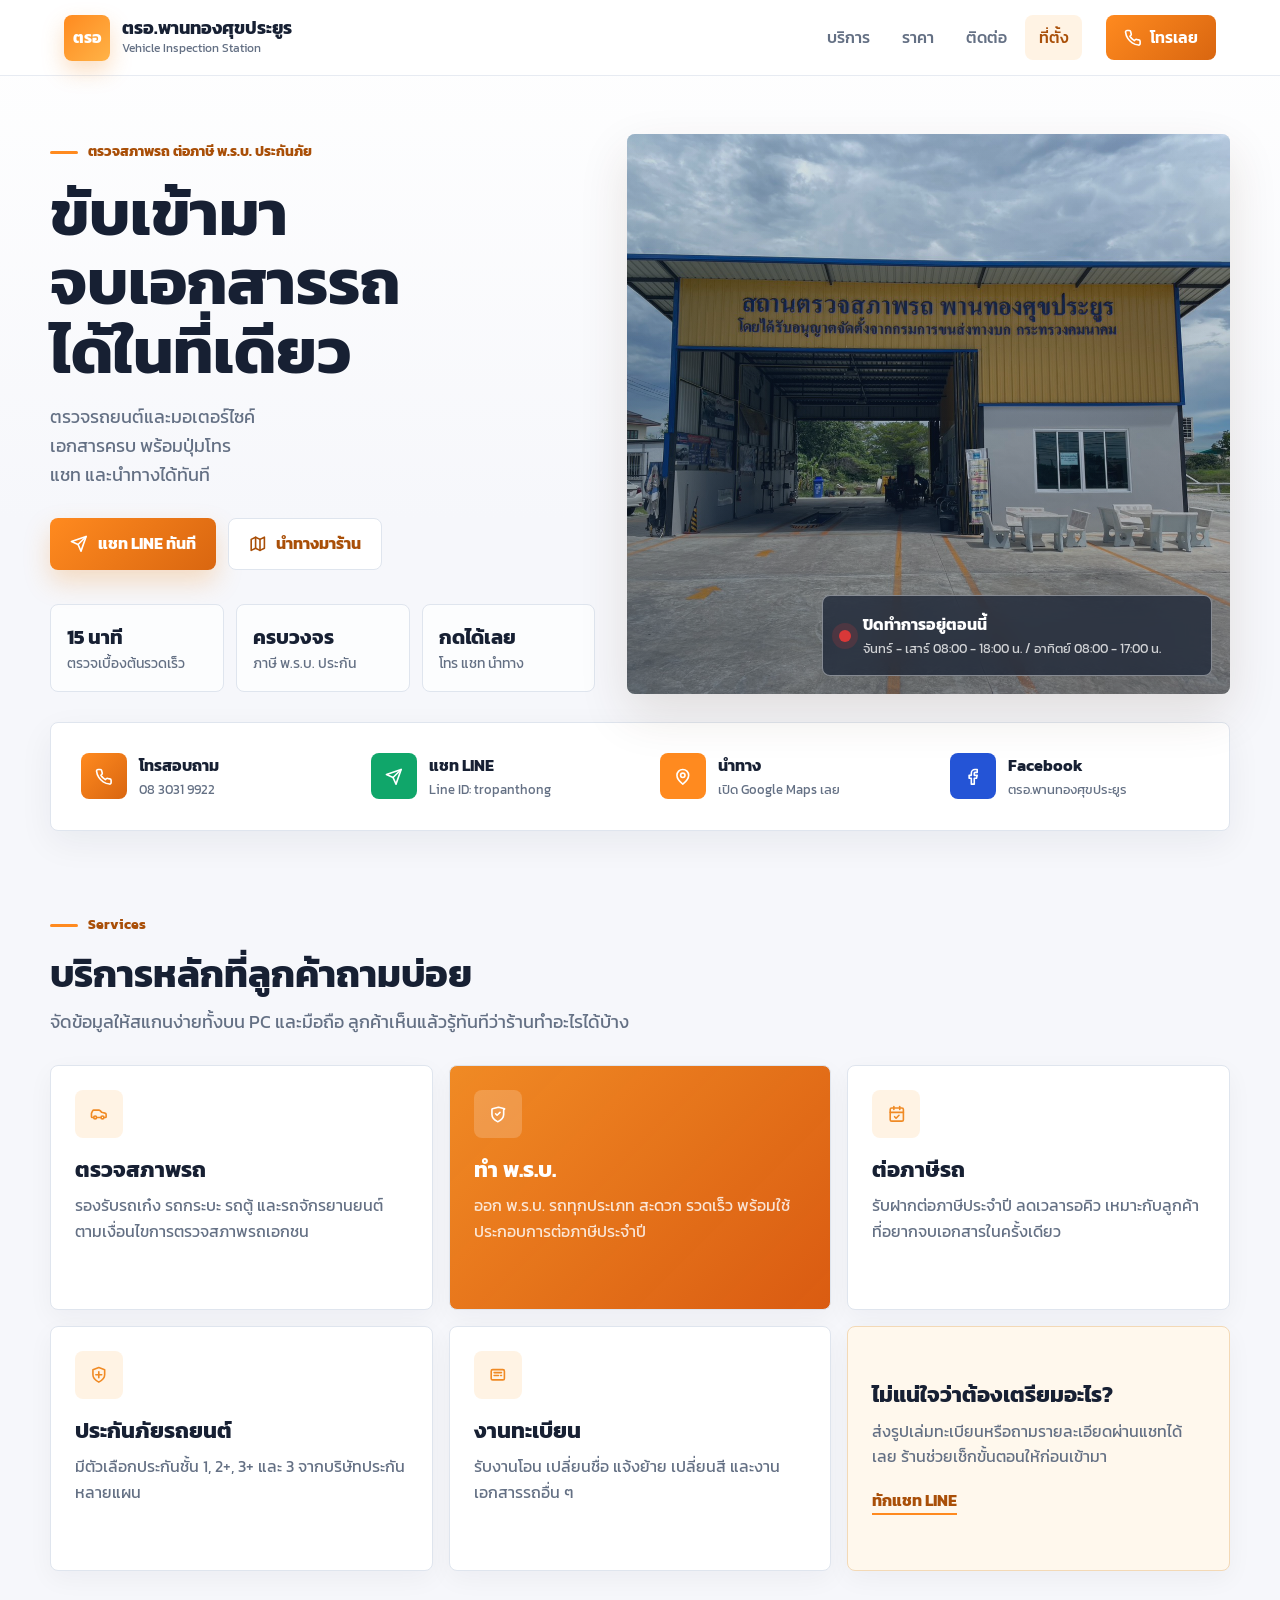
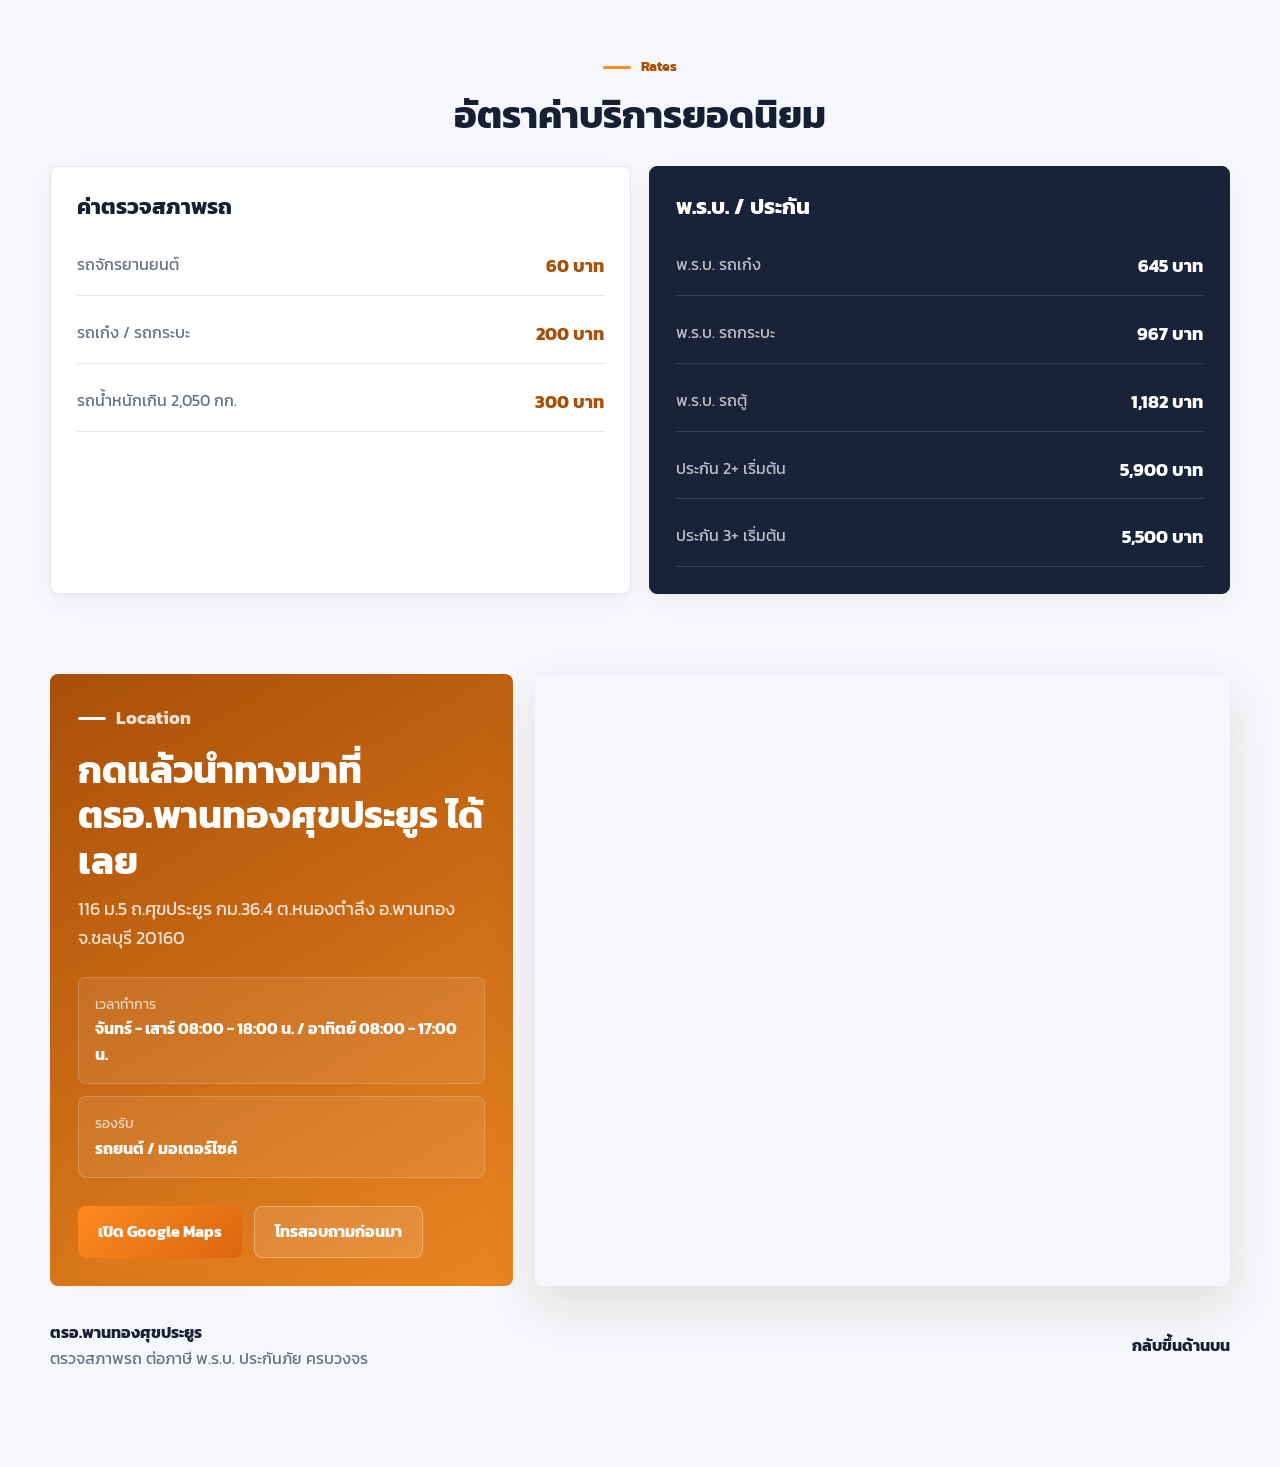
<file: index.html>
<!doctype html>
<html lang="th">
  <head>
    <meta charset="utf-8" />
    <meta name="viewport" content="width=device-width, initial-scale=1" />
    <title>ตรอ.พานทองศุขประยูร | ตรวจสภาพรถ ต่อภาษี พ.ร.บ. ครบในที่เดียว</title>
    <meta
      name="description"
      content="ตรอ.พานทองศุขประยูร บริการตรวจสภาพรถ ต่อภาษี พ.ร.บ. ประกันภัย และงานทะเบียน กดโทร กดแชท และกดนำทางมาร้านได้ทันที"
    />
    <meta name="google-site-verification" content="I0G8mz0Q_pCNFH9kHUQwwjryucyU-dMmG1oOF-rJBgs" />
    <link rel="preconnect" href="https://fonts.googleapis.com" />
    <link rel="preconnect" href="https://fonts.gstatic.com" crossorigin />
    <link href="https://fonts.googleapis.com/css2?family=Kanit:wght@300;400;500;600;700&family=Prompt:wght@400;500;600;700&display=swap" rel="stylesheet" />
    <link rel="stylesheet" href="styles.css" />
  </head>
  <body>
    <header class="site-header" id="top">
      <a class="brand" href="#home" aria-label="ตรอ.พานทองศุขประยูร">
        <span class="brand-badge">ตรอ</span>
        <span>
          <strong>ตรอ.พานทองศุขประยูร</strong>
          <small>Vehicle Inspection Station</small>
        </span>
      </a>

      <button class="menu-toggle" type="button" aria-label="เปิดเมนู" aria-expanded="false" data-menu-toggle>
        <span></span>
        <span></span>
        <span></span>
      </button>

      <nav class="main-nav" data-nav>
        <a href="#services">บริการ</a>
        <a href="#rates">ราคา</a>
        <a href="#contact">ติดต่อ</a>
        <a href="#map">ที่ตั้ง</a>
      </nav>

      <a class="header-call" href="tel:0830319922" aria-label="โทร 08 3031 9922">
        <svg viewBox="0 0 24 24" aria-hidden="true">
          <path d="M22 16.92v3a2 2 0 0 1-2.18 2 19.8 19.8 0 0 1-8.63-3.07 19.5 19.5 0 0 1-6-6 19.8 19.8 0 0 1-3.07-8.67A2 2 0 0 1 4.11 2h3a2 2 0 0 1 2 1.72c.13.96.36 1.9.7 2.81a2 2 0 0 1-.45 2.11L8.09 9.91a16 16 0 0 0 6 6l1.27-1.27a2 2 0 0 1 2.11-.45c.91.34 1.85.57 2.81.7A2 2 0 0 1 22 16.92z" />
        </svg>
        โทรเลย
      </a>
    </header>

    <main id="home">
      <section class="hero">
        <div class="hero-copy">
          <p class="kicker">ตรวจสภาพรถ ต่อภาษี พ.ร.บ. ประกันภัย</p>
          <h1>
            <span>ขับเข้ามา</span>
            <span>จบเอกสารรถ</span>
            <span>ได้ในที่เดียว</span>
          </h1>
          <p class="hero-intro">
            <span>ตรวจรถยนต์และมอเตอร์ไซค์</span>
            <span>เอกสารครบ พร้อมปุ่มโทร</span>
            <span>แชท และนำทางได้ทันที</span>
          </p>
          <div class="hero-actions">
            <a class="btn btn-primary" href="https://line.me/ti/p/~tropanthong" target="_blank" rel="noopener noreferrer">
              <svg viewBox="0 0 24 24" aria-hidden="true">
                <path d="m22 2-7 20-4-9-9-4Z" />
                <path d="M22 2 11 13" />
              </svg>
              แชท LINE ทันที
            </a>
            <a class="btn btn-secondary" href="https://www.google.com/maps?q=13.41778273571021,101.0785421356559" target="_blank" rel="noopener noreferrer">
              <svg viewBox="0 0 24 24" aria-hidden="true">
                <path d="M3 6l6-3 6 3 6-3v15l-6 3-6-3-6 3V6Z" />
                <path d="M9 3v15" />
                <path d="M15 6v15" />
              </svg>
              นำทางมาร้าน
            </a>
          </div>
          <div class="quick-stats" aria-label="จุดเด่นบริการ">
            <div>
              <strong>15 นาที</strong>
              <span>ตรวจเบื้องต้นรวดเร็ว</span>
            </div>
            <div>
              <strong>ครบวงจร</strong>
              <span>ภาษี พ.ร.บ. ประกัน</span>
            </div>
            <div>
              <strong>กดได้เลย</strong>
              <span>โทร แชท นำทาง</span>
            </div>
          </div>
        </div>

        <div class="hero-media" aria-label="ภาพบรรยากาศสถานตรวจสภาพรถ">
          <div class="hero-slider" data-slider>
            <img class="active" src="unnamed.jpg" alt="สถานตรวจสภาพรถ ตรอ.พานทองศุขประยูร" />
            <img src="unnamed1.jpg" alt="พื้นที่ให้บริการตรวจสภาพรถ" />
            <img src="unnamed2.jpg" alt="บรรยากาศหน้าร้านตรวจสภาพรถ" />
          </div>
          <div class="status-card" data-business-status>
            <span class="status-dot"></span>
            <div>
              <strong data-status-text>กำลังตรวจสอบเวลาทำการ</strong>
              <small>จันทร์ - เสาร์ 08:00 - 18:00 น. / อาทิตย์ 08:00 - 17:00 น.</small>
            </div>
          </div>
        </div>
      </section>

      <section class="action-strip" id="contact" aria-label="ช่องทางติดต่อด่วน">
        <a href="tel:0830319922">
          <span class="icon-circle">
            <svg viewBox="0 0 24 24" aria-hidden="true"><path d="M22 16.92v3a2 2 0 0 1-2.18 2 19.8 19.8 0 0 1-8.63-3.07 19.5 19.5 0 0 1-6-6 19.8 19.8 0 0 1-3.07-8.67A2 2 0 0 1 4.11 2h3a2 2 0 0 1 2 1.72c.13.96.36 1.9.7 2.81a2 2 0 0 1-.45 2.11L8.09 9.91a16 16 0 0 0 6 6l1.27-1.27a2 2 0 0 1 2.11-.45c.91.34 1.85.57 2.81.7A2 2 0 0 1 22 16.92z" /></svg>
          </span>
          <strong>โทรสอบถาม</strong>
          <small>08 3031 9922</small>
        </a>
        <a href="https://line.me/ti/p/~tropanthong" target="_blank" rel="noopener noreferrer">
          <span class="icon-circle green">
            <svg viewBox="0 0 24 24" aria-hidden="true"><path d="m22 2-7 20-4-9-9-4Z" /><path d="M22 2 11 13" /></svg>
          </span>
          <strong>แชท LINE</strong>
          <small>Line ID: tropanthong</small>
        </a>
        <a href="https://www.google.com/maps?q=13.41778273571021,101.0785421356559" target="_blank" rel="noopener noreferrer">
          <span class="icon-circle orange">
            <svg viewBox="0 0 24 24" aria-hidden="true"><path d="M20 10c0 6-8 12-8 12S4 16 4 10a8 8 0 1 1 16 0Z" /><circle cx="12" cy="10" r="3" /></svg>
          </span>
          <strong>นำทาง</strong>
          <small>เปิด Google Maps เลย</small>
        </a>
        <a href="https://www.facebook.com/tropanthong" target="_blank" rel="noopener noreferrer">
          <span class="icon-circle blue">
            <svg viewBox="0 0 24 24" aria-hidden="true"><path d="M18 2h-3a5 5 0 0 0-5 5v3H7v4h3v8h4v-8h3l1-4h-4V7a1 1 0 0 1 1-1h3Z" /></svg>
          </span>
          <strong>Facebook</strong>
          <small>ตรอ.พานทองศุขประยูร</small>
        </a>
      </section>

      <section class="section" id="services">
        <div class="section-head">
          <p class="kicker">Services</p>
          <h2>บริการหลักที่ลูกค้าถามบ่อย</h2>
          <p>จัดข้อมูลให้สแกนง่ายทั้งบน PC และมือถือ ลูกค้าเห็นแล้วรู้ทันทีว่าร้านทำอะไรได้บ้าง</p>
        </div>

        <div class="service-grid">
          <article class="service-card">
            <span class="service-icon"><svg viewBox="0 0 24 24" aria-hidden="true"><path d="M19 17h2c.6 0 1-.4 1-1v-3c0-.9-.7-1.7-1.5-1.9C18.7 10.6 16 10 16 10s-1.3-1.4-2.2-2.3A2.7 2.7 0 0 0 12 7H5c-.6 0-1.1.4-1.4.9l-1.4 2.9A3.7 3.7 0 0 0 2 12v4c0 .6.4 1 1 1h2" /><circle cx="7" cy="17" r="2" /><path d="M9 17h6" /><circle cx="17" cy="17" r="2" /></svg></span>
            <h3>ตรวจสภาพรถ</h3>
            <p>รองรับรถเก๋ง รถกระบะ รถตู้ และรถจักรยานยนต์ตามเงื่อนไขการตรวจสภาพรถเอกชน</p>
          </article>
          <article class="service-card featured">
            <span class="service-icon"><svg viewBox="0 0 24 24" aria-hidden="true"><path d="M20 13c0 5-3.5 7.5-7.66 9.7a1 1 0 0 1-.68 0C7.5 20.5 4 18 4 13V6a1 1 0 0 1 .76-.97l8-2a1 1 0 0 1 .48 0l8 2A1 1 0 0 1 20 6v7Z" /><path d="m9 12 2 2 4-4" /></svg></span>
            <h3>ทำ พ.ร.บ.</h3>
            <p>ออก พ.ร.บ. รถทุกประเภท สะดวก รวดเร็ว พร้อมใช้ประกอบการต่อภาษีประจำปี</p>
          </article>
          <article class="service-card">
            <span class="service-icon"><svg viewBox="0 0 24 24" aria-hidden="true"><rect x="3" y="4" width="18" height="18" rx="2" /><path d="M8 2v4" /><path d="M16 2v4" /><path d="M3 10h18" /><path d="m9 16 2 2 4-4" /></svg></span>
            <h3>ต่อภาษีรถ</h3>
            <p>รับฝากต่อภาษีประจำปี ลดเวลารอคิว เหมาะกับลูกค้าที่อยากจบเอกสารในครั้งเดียว</p>
          </article>
          <article class="service-card">
            <span class="service-icon"><svg viewBox="0 0 24 24" aria-hidden="true"><path d="M12 22s8-4 8-10V5l-8-3-8 3v7c0 6 8 10 8 10Z" /><path d="M12 8v8" /><path d="M8 12h8" /></svg></span>
            <h3>ประกันภัยรถยนต์</h3>
            <p>มีตัวเลือกประกันชั้น 1, 2+, 3+ และ 3 จากบริษัทประกันหลายแผน</p>
          </article>
          <article class="service-card">
            <span class="service-icon"><svg viewBox="0 0 24 24" aria-hidden="true"><rect x="3" y="5" width="18" height="14" rx="2" /><path d="M7 9h10" /><path d="M7 13h6" /><path d="M16 13h1" /></svg></span>
            <h3>งานทะเบียน</h3>
            <p>รับงานโอน เปลี่ยนชื่อ แจ้งย้าย เปลี่ยนสี และงานเอกสารรถอื่น ๆ</p>
          </article>
          <article class="service-card cta-card">
            <h3>ไม่แน่ใจว่าต้องเตรียมอะไร?</h3>
            <p>ส่งรูปเล่มทะเบียนหรือถามรายละเอียดผ่านแชทได้เลย ร้านช่วยเช็กขั้นตอนให้ก่อนเข้ามา</p>
            <a class="text-link" href="https://line.me/ti/p/~tropanthong" target="_blank" rel="noopener noreferrer">ทักแชท LINE</a>
          </article>
        </div>
      </section>

      <section class="section rates-section" id="rates">
        <div class="section-head compact">
          <p class="kicker">Rates</p>
          <h2>อัตราค่าบริการยอดนิยม</h2>
        </div>
        <div class="rates-layout">
          <div class="rate-panel">
            <h3>ค่าตรวจสภาพรถ</h3>
            <ul class="rate-list">
              <li><span>รถจักรยานยนต์</span><strong>60 บาท</strong></li>
              <li><span>รถเก๋ง / รถกระบะ</span><strong>200 บาท</strong></li>
              <li><span>รถน้ำหนักเกิน 2,050 กก.</span><strong>300 บาท</strong></li>
            </ul>
          </div>
          <div class="rate-panel dark">
            <h3>พ.ร.บ. / ประกัน</h3>
            <ul class="rate-list">
              <li><span>พ.ร.บ. รถเก๋ง</span><strong>645 บาท</strong></li>
              <li><span>พ.ร.บ. รถกระบะ</span><strong>967 บาท</strong></li>
               <li><span>พ.ร.บ. รถตู้</span><strong>1,182 บาท</strong></li>
              <li><span>ประกัน 2+ เริ่มต้น</span><strong>5,900 บาท</strong></li>
              <li><span>ประกัน 3+ เริ่มต้น</span><strong>5,500 บาท</strong></li>
            </ul>
          </div>
        </div>
      </section>

      <section class="map-section" id="map">
        <div class="map-content">
          <p class="kicker">Location</p>
          <h2>กดแล้วนำทางมาที่ ตรอ.พานทองศุขประยูร ได้เลย</h2>
          <p>116 ม.5 ถ.ศุขประยูร กม.36.4 ต.หนองตำลึง อ.พานทอง จ.ชลบุรี 20160</p>
          <div class="location-details">
            <div>
              <span>เวลาทำการ</span>
              <strong>จันทร์ - เสาร์ 08:00 - 18:00 น. / อาทิตย์ 08:00 - 17:00 น.</strong>
            </div>
            <div>
              <span>รองรับ</span>
              <strong>รถยนต์ / มอเตอร์ไซค์</strong>
            </div>
          </div>
          <div class="hero-actions">
            <a class="btn btn-primary" href="https://www.google.com/maps?q=13.41778273571021,101.0785421356559" target="_blank" rel="noopener noreferrer">เปิด Google Maps</a>
            <a class="btn btn-secondary" href="tel:0830319922">โทรสอบถามก่อนมา</a>
          </div>
        </div>
        <iframe
          title="แผนที่ ตรอ.พานทองศุขประยูร"
          src="https://www.google.com/maps?q=13.41778273571021,101.0785421356559&output=embed"
          loading="lazy"
          placeholder="no-referrer-when-downgrade"
        ></iframe>
      </section>
    </main>

    <footer class="site-footer">
      <div>
        <strong>ตรอ.พานทองศุขประยูร</strong>
        <span>ตรวจสภาพรถ ต่อภาษี พ.ร.บ. ประกันภัย ครบวงจร</span>
      </div>
      <a href="#top">กลับขึ้นด้านบน</a>
    </footer>

    <nav class="mobile-actions" aria-label="ปุ่มติดต่อลอยสำหรับมือถือ">
      <a href="tel:0830319922">โทร</a>
      <a href="https://line.me/ti/p/~tropanthong" target="_blank" rel="noopener noreferrer">แชท</a>
      <a href="https://www.google.com/maps?q=13.41778273571021,101.0785421356559" target="_blank" rel="noopener noreferrer">นำทาง</a>
    </nav>

    <script src="script.js"></script>
  </body>
</html>
</file>
<file: styles.css>
:root {
  --bg: #f6f7fb;
  --surface: #ffffff;
  --surface-soft: #fff3e4;
  --ink: #172033;
  --muted: #647084;
  --line: #dfe5ee;
  --primary: #f08a24;
  --primary-dark: #a94f08;
  --blue: #2454d6;
  --green: #10a66a;
  --orange: #ff8a1f;
  --red: #d93838;
  --shadow: 0 20px 50px rgba(70, 38, 10, 0.12);
  --radius: 8px;
  --font: "Kanit", "Prompt", system-ui, sans-serif;
}

* {
  box-sizing: border-box;
  min-width: 0;
}

html {
  scroll-behavior: smooth;
}

body {
  margin: 0;
  color: var(--ink);
  background:
    linear-gradient(180deg, #ffffff 0, var(--bg) 520px),
    var(--bg);
  font-family: var(--font);
  line-height: 1.6;
  overflow-x: hidden;
}

body.menu-open {
  overflow: hidden;
}

a {
  color: inherit;
  text-decoration: none;
}

svg {
  width: 1.1em;
  height: 1.1em;
  fill: none;
  stroke: currentColor;
  stroke-linecap: round;
  stroke-linejoin: round;
  stroke-width: 2.2;
}

.site-header {
  position: sticky;
  top: 0;
  z-index: 50;
  display: grid;
  grid-template-columns: auto 1fr auto;
  align-items: center;
  gap: 24px;
  min-height: 76px;
  padding: 0 clamp(18px, 5vw, 64px);
  background: rgba(255, 255, 255, 0.9);
  border-bottom: 1px solid rgba(223, 229, 238, 0.75);
  backdrop-filter: blur(18px);
  transition: box-shadow 0.25s ease, min-height 0.25s ease;
}

.site-header.scrolled {
  min-height: 66px;
  box-shadow: 0 12px 30px rgba(23, 32, 51, 0.08);
}

.brand {
  display: inline-flex;
  align-items: center;
  gap: 12px;
  min-width: 0;
}

.brand-badge {
  display: grid;
  width: 46px;
  height: 46px;
  place-items: center;
  border-radius: var(--radius);
  color: #fff;
  background: linear-gradient(135deg, var(--orange), #ffb347);
  font-weight: 700;
  box-shadow: 0 10px 22px rgba(240, 138, 36, 0.28);
}

.brand strong,
.brand small {
  display: block;
}

.brand strong {
  font-size: 18px;
  line-height: 1.2;
  overflow-wrap: anywhere;
}

.brand small {
  color: var(--muted);
  font-size: 12px;
}

.main-nav {
  justify-self: end;
  display: flex;
  align-items: center;
  gap: 4px;
}

.main-nav a {
  border-radius: var(--radius);
  color: var(--muted);
  font-weight: 500;
  padding: 10px 14px;
}

.main-nav a:hover,
.main-nav a.active {
  color: var(--primary-dark);
  background: var(--surface-soft);
}

.header-call {
  display: inline-flex;
  align-items: center;
  justify-content: center;
  gap: 8px;
  min-height: 44px;
  border-radius: var(--radius);
  padding: 10px 18px;
  color: #fff;
  background: linear-gradient(135deg, var(--orange), #d96610);
  font-weight: 600;
  white-space: nowrap;
}

.menu-toggle {
  display: none;
  width: 44px;
  height: 44px;
  place-items: center;
  border: 1px solid var(--line);
  border-radius: var(--radius);
  background: #fff;
}

.menu-toggle span {
  display: block;
  width: 18px;
  height: 2px;
  margin: 3px auto;
  border-radius: 2px;
  background: var(--ink);
}

.hero,
.action-strip,
.section,
.map-section,
.site-footer {
  width: calc(100% - 40px);
  max-width: 1180px;
  margin-inline: auto;
}

.hero {
  display: grid;
  grid-template-columns: minmax(0, 0.95fr) minmax(420px, 1.05fr);
  gap: 32px;
  align-items: center;
  padding: 58px 0 28px;
}

.hero-copy {
  min-width: 0;
}

.kicker {
  display: inline-flex;
  align-items: center;
  gap: 10px;
  margin: 0 0 14px;
  color: var(--primary-dark);
  font-size: 14px;
  font-weight: 700;
  letter-spacing: 0;
}

.kicker::before {
  content: "";
  width: 28px;
  height: 3px;
  border-radius: 999px;
  background: var(--orange);
}

h1,
h2,
h3,
p {
  margin-top: 0;
  overflow-wrap: anywhere;
  word-break: break-word;
}

h1 {
  max-width: 660px;
  margin-bottom: 18px;
  font-size: clamp(40px, 5vw, 68px);
  font-weight: 700;
  line-height: 1.08;
  letter-spacing: 0;
  overflow-wrap: anywhere;
}

h1 span {
  display: block;
}

h2 {
  margin-bottom: 12px;
  font-size: clamp(30px, 3vw, 44px);
  line-height: 1.18;
  letter-spacing: 0;
}

h3 {
  margin-bottom: 10px;
  font-size: 22px;
  line-height: 1.25;
}

.hero-copy > p:not(.kicker),
.section-head > p:not(.kicker),
.map-content > p {
  color: var(--muted);
  font-size: 18px;
}

.hero-intro span {
  display: block;
}

.hero-actions {
  display: flex;
  flex-wrap: wrap;
  gap: 12px;
  margin-top: 28px;
}

.btn {
  display: inline-flex;
  min-width: 0;
  align-items: center;
  justify-content: center;
  gap: 10px;
  min-height: 52px;
  border-radius: var(--radius);
  padding: 12px 20px;
  font-weight: 700;
  transition: transform 0.2s ease, box-shadow 0.2s ease, background 0.2s ease;
}

.btn:hover {
  transform: translateY(-2px);
}

.btn-primary {
  color: #fff;
  background: linear-gradient(135deg, var(--orange), #d96610);
  box-shadow: 0 12px 26px rgba(240, 138, 36, 0.26);
}

.btn-secondary {
  color: var(--primary-dark);
  background: #fff;
  border: 1px solid var(--line);
}

.quick-stats {
  display: grid;
  grid-template-columns: repeat(3, minmax(0, 1fr));
  gap: 12px;
  margin-top: 34px;
}

.quick-stats div {
  min-width: 0;
  padding: 16px;
  border: 1px solid var(--line);
  border-radius: var(--radius);
  background: rgba(255, 255, 255, 0.72);
}

.quick-stats strong,
.quick-stats span {
  display: block;
}

.quick-stats strong {
  font-size: 20px;
}

.quick-stats span {
  color: var(--muted);
  font-size: 14px;
}

.hero-media {
  position: relative;
  min-height: 560px;
  border-radius: var(--radius);
  overflow: hidden;
  background: #dce6ee;
  box-shadow: var(--shadow);
}

.hero-slider,
.hero-slider img {
  position: absolute;
  inset: 0;
}

.hero-slider img {
  width: 100%;
  height: 100%;
  object-fit: cover;
  opacity: 0;
  transform: scale(1.03);
  transition: opacity 0.8s ease, transform 3s ease;
}

.hero-slider img.active {
  opacity: 1;
  transform: scale(1);
}

.hero-media::after {
  content: "";
  position: absolute;
  inset: 0;
  background:
    linear-gradient(180deg, rgba(23, 32, 51, 0.04), rgba(23, 32, 51, 0.46)),
    linear-gradient(90deg, rgba(15, 64, 85, 0.16), rgba(255, 255, 255, 0));
  pointer-events: none;
}

.status-card {
  position: absolute;
  right: 18px;
  bottom: 18px;
  z-index: 2;
  display: flex;
  align-items: center;
  gap: 12px;
  width: min(390px, calc(100% - 36px));
  padding: 16px;
  border: 1px solid rgba(255, 255, 255, 0.42);
  border-radius: var(--radius);
  color: #fff;
  background: rgba(23, 32, 51, 0.72);
  backdrop-filter: blur(12px);
}

.status-dot {
  flex: 0 0 auto;
  width: 12px;
  height: 12px;
  border-radius: 999px;
  background: var(--green);
  box-shadow: 0 0 0 7px rgba(16, 166, 106, 0.2);
}

.status-card[data-open="false"] .status-dot {
  background: var(--red);
  box-shadow: 0 0 0 7px rgba(217, 56, 56, 0.18);
}

.status-card strong,
.status-card small {
  display: block;
}

.status-card small {
  opacity: 0.78;
}

.action-strip {
  display: grid;
  grid-template-columns: repeat(4, minmax(0, 1fr));
  gap: 16px;
  padding: 18px;
  border: 1px solid var(--line);
  border-radius: var(--radius);
  background: var(--surface);
  box-shadow: 0 12px 35px rgba(23, 32, 51, 0.06);
}

.action-strip a {
  display: grid;
  grid-template-columns: auto 1fr;
  column-gap: 12px;
  align-items: center;
  min-width: 0;
  padding: 12px;
  border-radius: var(--radius);
}

.action-strip a:hover {
  background: var(--surface-soft);
}

.icon-circle {
  grid-row: span 2;
  display: grid;
  width: 46px;
  height: 46px;
  place-items: center;
  border-radius: var(--radius);
  color: #fff;
  background: linear-gradient(135deg, var(--orange), #d96610);
}

.icon-circle.green {
  background: var(--green);
}

.icon-circle.orange {
  background: var(--orange);
}

.icon-circle.blue {
  background: #2454d6;
}

.action-strip strong,
.action-strip small {
  min-width: 0;
}

.action-strip small {
  color: var(--muted);
}

.section {
  padding: 78px 0 0;
}

.section-head {
  max-width: 720px;
  margin-bottom: 28px;
}

.section-head.compact {
  max-width: none;
  text-align: center;
}

.section-head.compact .kicker {
  justify-content: center;
}

.service-grid {
  display: grid;
  grid-template-columns: repeat(3, minmax(0, 1fr));
  gap: 16px;
}

.service-card {
  min-width: 0;
  min-height: 245px;
  padding: 24px;
  border: 1px solid var(--line);
  border-radius: var(--radius);
  background: var(--surface);
  box-shadow: 0 8px 26px rgba(23, 32, 51, 0.045);
}

.service-card p {
  color: var(--muted);
  margin-bottom: 0;
}

.service-card.featured {
  color: #fff;
  background:
    linear-gradient(135deg, rgba(240, 138, 36, 0.98), rgba(217, 89, 16, 0.95)),
    var(--primary);
}

.service-card.featured p {
  color: rgba(255, 255, 255, 0.82);
}

.service-icon {
  display: grid;
  width: 48px;
  height: 48px;
  place-items: center;
  margin-bottom: 18px;
  border-radius: var(--radius);
  color: var(--primary);
  background: var(--surface-soft);
}

.featured .service-icon {
  color: #fff;
  background: rgba(255, 255, 255, 0.18);
}

.cta-card {
  display: flex;
  flex-direction: column;
  justify-content: center;
  background: #fff8ed;
  border-color: #f3d9b6;
}

.text-link {
  display: inline-flex;
  width: fit-content;
  margin-top: 18px;
  color: var(--primary-dark);
  font-weight: 700;
  border-bottom: 2px solid var(--orange);
}

.rates-section {
  padding-top: 80px;
}

.rates-layout {
  display: grid;
  grid-template-columns: repeat(2, minmax(0, 1fr));
  gap: 18px;
}

.rate-panel {
  min-width: 0;
  padding: 26px;
  border: 1px solid var(--line);
  border-radius: var(--radius);
  background: #fff;
  box-shadow: 0 8px 26px rgba(23, 32, 51, 0.045);
}

.rate-panel.dark {
  color: #fff;
  background: #182339;
  border-color: #182339;
}

.rate-list {
  display: grid;
  gap: 10px;
  padding: 0;
  margin: 18px 0 0;
  list-style: none;
}

.rate-list li {
  display: flex;
  justify-content: space-between;
  gap: 16px;
  padding: 14px 0;
  border-bottom: 1px solid rgba(100, 112, 132, 0.18);
}

.rate-panel.dark .rate-list li {
  border-color: rgba(255, 255, 255, 0.14);
}

.rate-list span {
  color: var(--muted);
}

.rate-panel.dark .rate-list span {
  color: rgba(255, 255, 255, 0.72);
}

.rate-list strong {
  flex: 0 0 auto;
  color: var(--primary-dark);
  font-size: 18px;
}

.rate-panel.dark .rate-list strong {
  color: #fff;
}

.map-section {
  display: grid;
  grid-template-columns: minmax(320px, 0.8fr) minmax(0, 1.2fr);
  gap: 22px;
  align-items: stretch;
  padding: 80px 0 0;
}

.map-content {
  padding: 28px;
  border-radius: var(--radius);
  color: #fff;
  background:
    linear-gradient(150deg, rgba(169, 79, 8, 0.97), rgba(240, 138, 36, 0.92)),
    var(--primary-dark);
}

.map-content .kicker,
.map-content p {
  color: rgba(255, 255, 255, 0.82);
}

.map-content .kicker::before {
  background: #fff;
}

.location-details {
  display: grid;
  gap: 12px;
  margin: 24px 0;
}

.location-details div {
  padding: 16px;
  border: 1px solid rgba(255, 255, 255, 0.18);
  border-radius: var(--radius);
  background: rgba(255, 255, 255, 0.08);
}

.location-details span,
.location-details strong {
  display: block;
}

.location-details span {
  color: rgba(255, 255, 255, 0.7);
  font-size: 14px;
}

.map-content .btn-secondary {
  background: rgba(255, 255, 255, 0.12);
  border-color: rgba(255, 255, 255, 0.28);
  color: #fff;
}

.contact-note {
  display: grid;
  gap: 8px;
  margin-top: 20px;
  padding: 16px;
  border: 1px solid rgba(255, 255, 255, 0.22);
  border-radius: var(--radius);
  background: rgba(255, 255, 255, 0.11);
  color: rgba(255, 255, 255, 0.92);
  font-weight: 600;
}

.map-section iframe {
  width: 100%;
  min-height: 520px;
  border: 0;
  border-radius: var(--radius);
  box-shadow: var(--shadow);
}

.site-footer {
  display: flex;
  align-items: center;
  justify-content: space-between;
  gap: 18px;
  padding: 34px 0 96px;
  color: var(--muted);
}

.site-footer strong,
.site-footer span {
  display: block;
}

.site-footer strong,
.site-footer a {
  color: var(--ink);
  font-weight: 700;
}

.mobile-actions {
  display: none;
}

@media (max-width: 1024px) {
  .site-header {
    grid-template-columns: auto auto auto;
  }

  .main-nav {
    grid-column: 1 / -1;
    justify-self: stretch;
    justify-content: center;
    padding-bottom: 12px;
  }

  .hero {
    grid-template-columns: 1fr;
    padding-top: 42px;
  }

  .hero-media {
    min-height: 470px;
  }

  .service-grid {
    grid-template-columns: repeat(2, minmax(0, 1fr));
  }

  .map-section {
    grid-template-columns: 1fr;
  }
}

@media (max-width: 720px) {
  body {
    padding-bottom: 68px;
  }

  .site-header {
    grid-template-columns: 1fr auto;
    gap: 12px;
    min-height: 68px;
    padding: 0 16px;
  }

  .brand small {
    display: none;
  }

  .brand strong {
    max-width: 240px;
    font-size: 16px;
  }

  .brand-badge {
    width: 42px;
    height: 42px;
  }

  .menu-toggle {
    display: block;
  }

  .header-call {
    display: none;
  }

  .main-nav {
    position: fixed;
    inset: 68px 12px auto;
    display: none;
    padding: 10px;
    border: 1px solid var(--line);
    border-radius: var(--radius);
    background: #fff;
    box-shadow: var(--shadow);
  }

  .main-nav.open {
    display: grid;
    grid-template-columns: repeat(2, 1fr);
  }

  .main-nav a {
    text-align: center;
  }

  .hero,
  .action-strip,
  .section,
  .map-section,
  .site-footer {
    width: calc(100% - 28px);
    max-width: 1180px;
  }

  .hero {
    gap: 22px;
    padding-top: 30px;
  }

  h1 {
    font-size: 36px;
    line-height: 1.14;
  }

  h2 {
    font-size: 30px;
  }

  .hero-copy > p:not(.kicker),
  .section-head > p:not(.kicker),
  .map-content > p {
    font-size: 16px;
  }

  .hero-actions,
  .quick-stats,
  .action-strip,
  .service-grid,
  .rates-layout {
    grid-template-columns: minmax(0, 1fr);
  }

  .hero-actions {
    display: grid;
  }

  .btn {
    width: 100%;
  }

  .quick-stats {
    display: grid;
  }

  .hero-media {
    min-height: 360px;
  }

  .status-card {
    left: 12px;
    right: 12px;
    bottom: 12px;
    width: auto;
  }

  .action-strip {
    padding: 8px;
    gap: 4px;
  }

  .service-card {
    min-height: auto;
  }

  .section,
  .rates-section,
  .map-section {
    padding-top: 54px;
  }

  .rate-list li {
    align-items: flex-start;
  }

  .map-content {
    padding: 22px;
  }

  .map-section iframe {
    min-height: 360px;
  }

  .site-footer {
    display: block;
    padding-bottom: 28px;
  }

  .site-footer a {
    display: inline-flex;
    margin-top: 12px;
  }

  .mobile-actions {
    position: fixed;
    right: auto;
    bottom: 10px;
    left: 50%;
    width: min(370px, calc(100vw - 20px));
    transform: translateX(-50%);
    z-index: 60;
    display: grid;
    grid-template-columns: repeat(3, minmax(0, 1fr));
    gap: 8px;
    padding: 8px;
    border: 1px solid rgba(223, 229, 238, 0.9);
    border-radius: var(--radius);
    background: rgba(255, 255, 255, 0.94);
    box-shadow: 0 12px 35px rgba(23, 32, 51, 0.16);
    backdrop-filter: blur(16px);
  }

  .mobile-actions a {
    display: inline-flex;
    min-width: 0;
    overflow: hidden;
    min-height: 44px;
    align-items: center;
    justify-content: center;
    border-radius: var(--radius);
    color: #fff;
    background: var(--primary);
    font-weight: 700;
  }

  .mobile-actions a:nth-child(2) {
    background: var(--green);
  }

  .mobile-actions a:nth-child(3) {
    background: var(--orange);
  }
}

@media (max-width: 400px) {
  .brand strong {
    max-width: 210px;
    font-size: 15px;
  }

  h1 {
    font-size: 34px;
  }

  .action-strip a {
    grid-template-columns: auto 1fr;
    padding: 10px 8px;
  }
}
</file>
